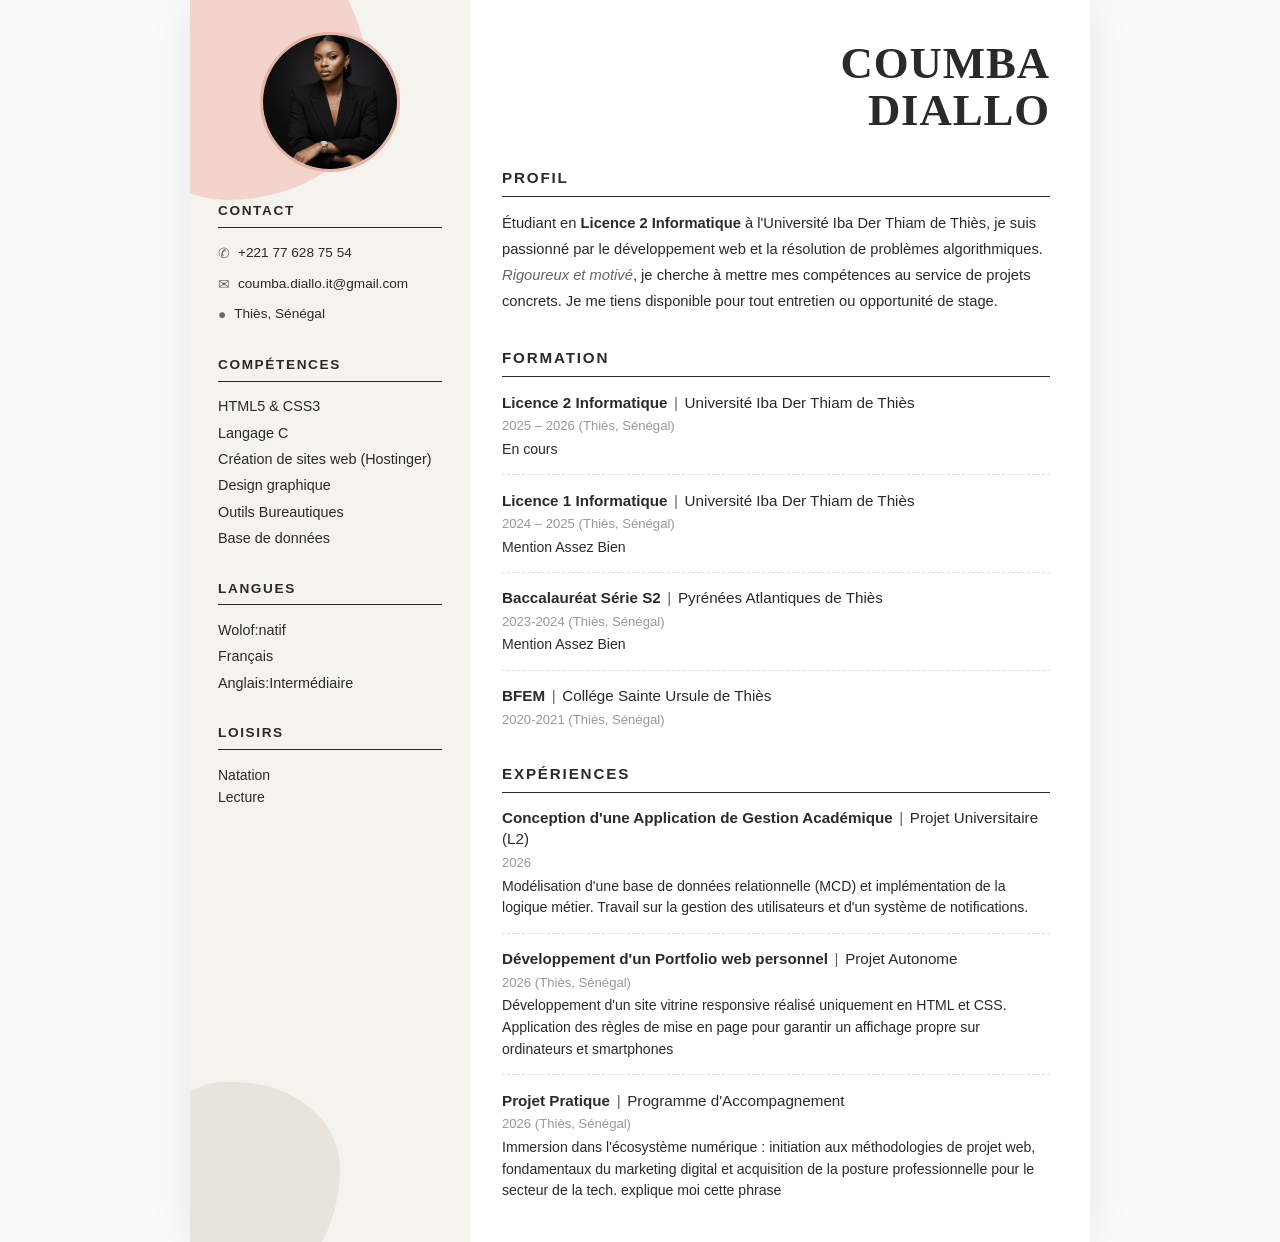
<file: index.html>
<!DOCTYPE html>
<html lang="fr">
<head>
  <meta charset="UTF-8">
  <meta name="viewport" content="width=device-width, initial-scale=1.0">
  <title>Curriculum Vitae</title>
  <link rel="stylesheet" href="stylecv.css">
</head>
<body>

  <div class="cv-wrapper">

    <!-- sidebar -->
    <aside class="sidebar">

      <div class="blob blob-top" aria-hidden="true"></div>
      <div class="blob blob-bottom" aria-hidden="true"></div>

      <!-- Photo de profil -->
      <div class="photo-wrapper">
      <img src="img1.jpg" alt="Photo de Coumba Diallo" style="width: 140px; height: 140px; border-radius: 50%; object-fit: cover; border: 3px solid var(--couleur-rose);">
      </div>

      <!-- CONTACT -->
      <section class="sidebar-section" id="contact">
        <h2 class="sidebar-title">CONTACT</h2>
        <ul class="contact-list">
            <li>
            <span class="icon" aria-hidden="true">&#9990;</span>
            <a href="tel:+221776287554">+221 77 628 75 54</a>
            </li>
            <li>
            <span class="icon" aria-hidden="true">&#9993;</span>
            <a href="mailto:coumba.diallo.it@gmail.com">coumba.diallo.it@gmail.com</a>
          </li>
          <li>
            <span class="icon" aria-hidden="true">&#9679;</span>
            <span>Thiès, Sénégal</span>
          </li>
        </ul>
      </section>

      <!-- COMPÉTENCES -->
      <section class="sidebar-section" id="competences">
        <h2 class="sidebar-title">COMPÉTENCES</h2>
        <ul class="simple-list">
          <li>HTML5 &amp; CSS3</li>
          <li>Langage C</li>
          <li>Création de sites web (Hostinger)</li>
          <li>Design graphique</li>
          <li>Outils Bureautiques</li>
          <li>Base de données</li>
        </ul>
      </section>

      <!-- LANGUES -->
      <section class="sidebar-section" id="langues">
        <h2 class="sidebar-title">LANGUES</h2>
        <ul class="simple-list">
            <li>Wolof:natif</li>
            <li>Français</li>
            <li>Anglais:Intermédiaire</li>
        </ul>
      </section>

      <!-- LOISIRS -->
      <section class="sidebar-section" id="loisirs">
        <h2 class="sidebar-title">LOISIRS</h2>
        <ul >
          <li>Natation</li>
          <li>Lecture</li>
        </ul>
      </section>

    </aside>

    <!-- COLONNE DROITE -->
    <main class="main-content">

      <header class="cv-header">
        <h1 class="cv-name">Coumba<br>DIALLO</h1>
      </header>

     <!-- PROFIL -->
      <section class="main-section" id="profil">
        <h2 class="main-title">PROFIL</h2>
        <p class="profile-text">
          Étudiant en <strong>Licence 2 Informatique</strong> à l'Université Iba Der Thiam
          de Thiès, je suis passionné par le développement web et la résolution de problèmes
          algorithmiques. <em>Rigoureux et motivé</em>, je cherche à mettre mes compétences
          au service de projets concrets. Je me tiens disponible pour tout entretien ou
          opportunité de stage.
        </p>
      </section>

      <!-- FORMATION -->
      <section class="main-section" id="formation">
        <h2 class="main-title">FORMATION</h2>

        <div class="entry">
          <p class="entry-header">
            <strong class="entry-title">Licence 2 Informatique</strong>
            <span class="entry-separator"> | </span>
            <span class="entry-org">Université Iba Der Thiam de Thiès</span>
          </p>
          <p class="entry-date">2025 – 2026 (Thiès, Sénégal)</p>
          <p class="entry-detail">En cours</p>
        </div>

        <div class="entry">
          <p class="entry-header">
            <strong class="entry-title">Licence 1 Informatique</strong>
            <span class="entry-separator"> | </span>
            <span class="entry-org">Université Iba Der Thiam de Thiès</span>
          </p>
          <p class="entry-date">2024 – 2025 (Thiès, Sénégal)</p>
          <p class="entry-detail">Mention Assez Bien</p>
        </div>

        <div class="entry">
          <p class="entry-header">
            <strong class="entry-title">Baccalauréat Série S2</strong>
            <span class="entry-separator"> | </span>
            <span class="entry-org">Pyrénées Atlantiques de Thiès</span>
          </p>
          <p class="entry-date">2023-2024 (Thiès, Sénégal)</p>
          <p class="entry-detail">Mention Assez Bien</p>
        </div>

        <div class="entry">
          <p class="entry-header">
            <strong class="entry-title">BFEM</strong>
            <span class="entry-separator"> | </span>
            <span class="entry-org">Collége Sainte Ursule de Thiès</span>
          </p>
          <p class="entry-date">2020-2021 (Thiès, Sénégal)</p>
        </div>

      </section>

      <!-- EXPÉRIENCES -->
      <section class="main-section" id="experience">
        <h2 class="main-title">EXPÉRIENCES</h2>

        <div class="entry">
          <p class="entry-header">
            <strong class="entry-title">Conception d'une Application de Gestion Académique</strong>
            <span class="entry-separator"> | </span>
            <span class="entry-org">Projet Universitaire (L2)</span>
          </p>
          <p class="entry-date">2026</p>
          <p class="entry-detail">
            Modélisation d'une base de données relationnelle (MCD) et implémentation de la logique métier. Travail sur la gestion des utilisateurs et d'un système de notifications.
          </p>
        </div>

        <div class="entry">
          <p class="entry-header">
            <strong class="entry-title"> Développement d'un Portfolio web personnel</strong>
            <span class="entry-separator"> | </span>
            <span class="entry-org">Projet Autonome</span>
          </p>
          <p class="entry-date">2026 (Thiès, Sénégal)</p>
          <p class="entry-detail">
            Développement d'un site vitrine responsive réalisé uniquement en HTML et CSS. Application des règles de mise en page pour garantir un affichage propre sur ordinateurs et smartphones
          </p>
        </div>

        <div class="entry">
          <p class="entry-header">
            <strong class="entry-title">Projet Pratique</strong>
            <span class="entry-separator"> | </span>
            <span class="entry-org">Programme d'Accompagnement</span>
          </p>
          <p class="entry-date">2026 (Thiès, Sénégal)</p>
          <p class="entry-detail">
            Immersion dans l'écosystème numérique : initiation aux méthodologies de projet web, fondamentaux du marketing digital et acquisition de la posture professionnelle pour le secteur de la tech.  explique moi cette phrase
          </p>
        </div>

      </section>

    </main>

  </div>

</body>
</html>
</file>
<file: stylecv.css>
/* ===== VARIABLES DE COULEURS ===== */
:root {
  --couleur-rose:       #e8b4a8;
  --couleur-rose-clair: #f2d4cc;
  --couleur-beige:      #e8e4dc;
  --couleur-beige-pale: #f5f3ee;
  --couleur-fond:       #fafaf8;
  --couleur-texte:      #2a2a2a;
  --couleur-texte-doux: #666660;
  --couleur-date:       #999990;
  --largeur-sidebar:    280px;
  --font-titre:         'Playfair Display', Georgia, serif;
  --font-corps:         'Lato', 'Helvetica Neue', Arial, sans-serif;
}

/* ===== RESET & BASE ===== */
*, *::before, *::after {
  box-sizing: border-box;
  margin: 0;
  padding: 0;
}

body {
  font-family: var(--font-corps);
  background-color: var(--couleur-fond);
  color: var(--couleur-texte);
  font-size: 14px;
  line-height: 1.6;
  min-height: 100vh;
}

a {
  color: var(--couleur-texte);
  text-decoration: none;
}

a:hover {
  text-decoration: underline;
  color: #8a5a4e;
}

ul {
  list-style: none;
  padding: 0;
}

/* ===== CONTENEUR PRINCIPAL ===== */
.cv-wrapper {
  display: flex;
  min-height: 100vh;
  max-width: 900px;
  margin: 0 auto;
  box-shadow: 0 0 40px rgba(0, 0, 0, 0.08);
  background-color: white;
}

/*Sidebar*/
.sidebar {
  width: var(--largeur-sidebar);
  flex-shrink: 0;
  background-color: var(--couleur-beige-pale);
  position: relative;
  overflow: hidden;
  padding: 0 1.75rem 2rem;
  display: flex;
  flex-direction: column;
  gap: 1.75rem;
}

/* Blob rose en haut à gauche */
.blob {
  position: absolute;
  border-radius: 50%;
  pointer-events: none;
  z-index: 0;
}

.blob-top {
  width: 260px;
  height: 260px;
  background-color: var(--couleur-rose-clair);
  top: -60px;
  left: -80px;
  border-radius: 60% 40% 55% 45% / 50% 60% 40% 50%;
}

.blob-bottom {
  width: 200px;
  height: 200px;
  background-color: var(--couleur-beige);
  bottom: -40px;
  left: -50px;
  border-radius: 45% 55% 40% 60% / 55% 45% 60% 40%;
}

/* Tout le contenu de la sidebar passe devant les blobs */
.sidebar > *:not(.blob) {
  position: relative;
  z-index: 1;
}

/* photo */
.photo-wrapper {
  margin-top: 2rem;
  display: flex;
  justify-content: center;
}

.photo {
  width: 140px;
  height: 140px;
  border-radius: 50%;
  object-fit: cover;
  border: 5px solid white;
  box-shadow: 0 4px 16px rgba(0, 0, 0, 0.12);
  display: block;
}

/* sections sidebar */
.sidebar-section {
  display: flex;
  flex-direction: column;
  gap: 0.6rem;
}

/* Titre de section sidebar — style du modèle */
.sidebar-title {
  font-family: var(--font-corps);
  font-weight: 700;
  font-size: 0.85rem;
  letter-spacing: 0.12em;
  text-transform: uppercase;
  color: var(--couleur-texte);
  padding-bottom: 0.3rem;
  border-bottom: 1.5px solid var(--couleur-texte);
  margin-bottom: 0.3rem;
}

/* liste de contact */
.contact-list {
  display: flex;
  flex-direction: column;
  gap: 0.5rem;
}

.contact-list li {
  display: flex;
  align-items: flex-start;
  gap: 0.5rem;
  font-size: 0.85rem;
  color: var(--couleur-texte);
  word-break: break-word;
}

.icon {
  font-size: 0.85rem;
  margin-top: 1px;
  color: var(--couleur-texte-doux);
  flex-shrink: 0;
}

/* LISTES SIMPLES (compétences, langues, loisirs) */
.simple-list {
  display: flex;
  flex-direction: column;
  gap: 0.3rem;
}

.simple-list li {
  font-size: 0.9rem;
  color: var(--couleur-texte);
  line-height: 1.5;
}

/*COLONNE DROITE (contenu principal) */

.main-content {
  flex: 1;
  padding: 2.5rem 2.5rem 2.5rem 2rem;
  display: flex;
  flex-direction: column;
  gap: 2rem;
  background-color: white;
}

/*NOM EN GRAND*/
.cv-header {
  display: flex;
  justify-content: flex-end;
  align-items: flex-start;
}

.cv-name {
  font-family: var(--font-titre);
  font-size: 2.8rem;
  font-weight: 700;
  line-height: 1.05;
  text-align: right;
  letter-spacing: 0.02em;
  color: var(--couleur-texte);
  text-transform: uppercase;
}

/* SECTIONS MAIN */
.main-section {
  display: flex;
  flex-direction: column;
  gap: 0.9rem;
}

/* Titre de section main — style du modèle */
.main-title {
  font-family: var(--font-corps);
  font-weight: 700;
  font-size: 0.95rem;
  letter-spacing: 0.12em;
  text-transform: uppercase;
  color: var(--couleur-texte);
  padding-bottom: 0.35rem;
  border-bottom: 1.5px solid var(--couleur-texte);
}

/*PROFIL*/
.profile-text {
  font-size: 0.92rem;
  color: var(--couleur-texte);
  line-height: 1.75;
}

.profile-text strong {
  font-weight: 700;
}

.profile-text em {
  font-style: italic;
  color: var(--couleur-texte-doux);
}

/* ENTRÉES (formation / expérience)*/
.entry {
  display: flex;
  flex-direction: column;
  gap: 0.15rem;
  padding-bottom: 0.85rem;
  border-bottom: 1px dashed #e0ddd6;
}

.entry:last-child {
  border-bottom: none;
  padding-bottom: 0;
}

/* Ligne titre + organisation */
.entry-header {
  font-size: 0.95rem;
  line-height: 1.4;
}

.entry-title {
  font-weight: 700;
  color: var(--couleur-texte);
}

.entry-separator {
  color: var(--couleur-texte-doux);
  margin: 0 0.15rem;
}

.entry-org {
  font-weight: 400;
  color: var(--couleur-texte);
}

/* Date en gris clair — comme sur le modèle */
.entry-date {
  font-size: 0.82rem;
  color: var(--couleur-date);
  font-style: normal;
}

/* Description */
.entry-detail {
  font-size: 0.88rem;
  color: var(--couleur-texte);
  line-height: 1.55;
}

/*RESPONSIVE — MOBILE (< 600px)
    Maintien de la sidebar à gauche */
@media (max-width: 600px) {
  .cv-wrapper {
    flex-direction: row; /* Force l'alignement côte à côte */
  }

  .sidebar {
    width: 35%; /* La barre prend 35% de la largeur du téléphone */
    padding: 1rem 0.5rem;
    gap: 1rem;
    min-width: 120px; /* Évite qu'elle devienne trop minuscule */
  }

  .main-content {
    width: 65%; /* Le contenu prend le reste de la place */
    padding: 1rem;
    gap: 1.25rem;
  }

  /* Photo plus petite pour tenir dans la colonne gauche */
  .photo {
    width: 80px;
    height: 80px;
  }

  /* Ajustements pour les textes de la sidebar */
  .sidebar p, .sidebar li, .sidebar span {
    font-size: 0.75rem; /* Réduit la taille du texte pour pas que ça déborde */
  }

  /* Nom plus petit à droite */
  .cv-name {
    font-size: 1.5rem;
    text-align: left;
  }

  .cv-header {
    justify-content: flex-start;
  }

  /* Titres réduits */
  .sidebar-title,
  .main-title {
    font-size: 0.75rem;
  }

  /* Ajustement du rond rose pour le mobile */
  .blob-top {
    display: block; /* On le réaffiche ! */
    width: 120px;   /* On le fait plus petit pour le téléphone */
    height: 120px;
    top: -20px;     /* On le replace bien dans le coin */
    left: -30px;
    position: absolute;
    z-index: 0;     /* Reste bien en arrière-plan */
  }

  .blob-bottom {
    display: none;  /* On laisse celui du bas caché pour ne pas surcharger */
  }
}
</file>
